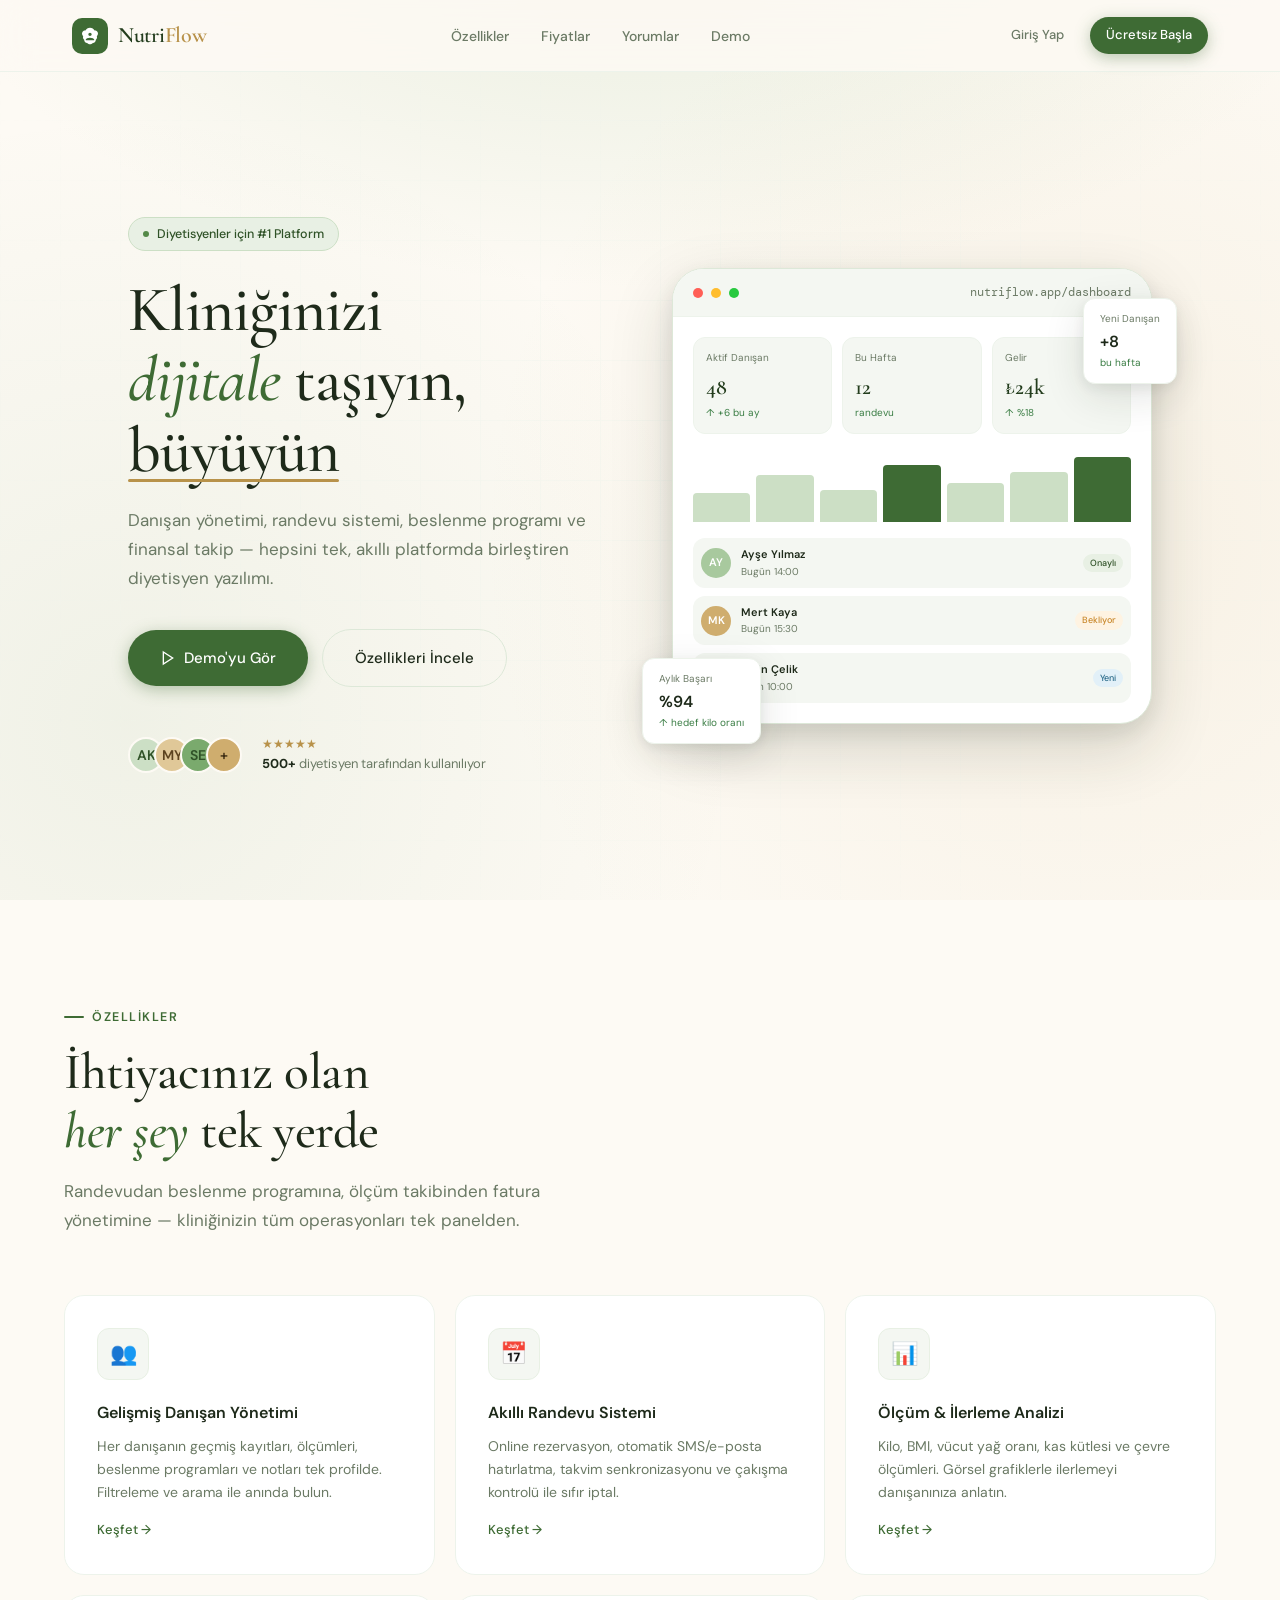
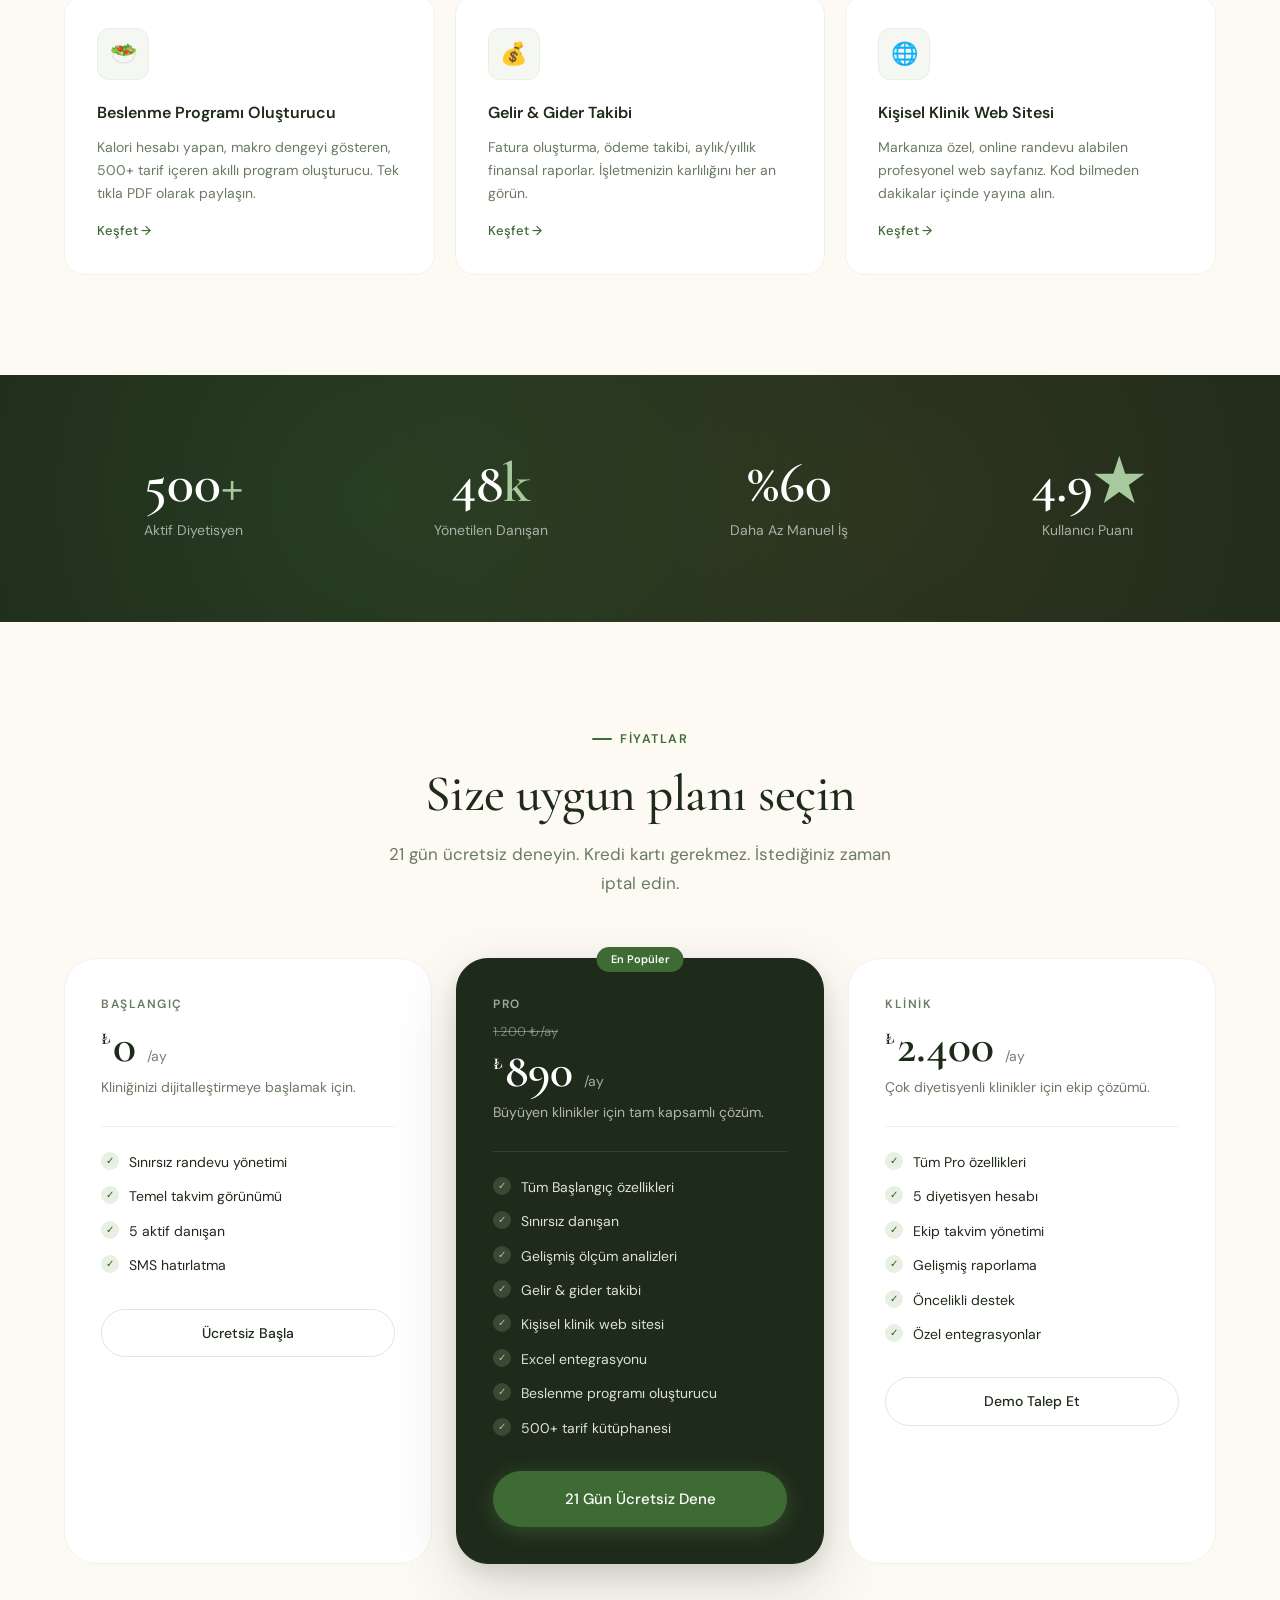
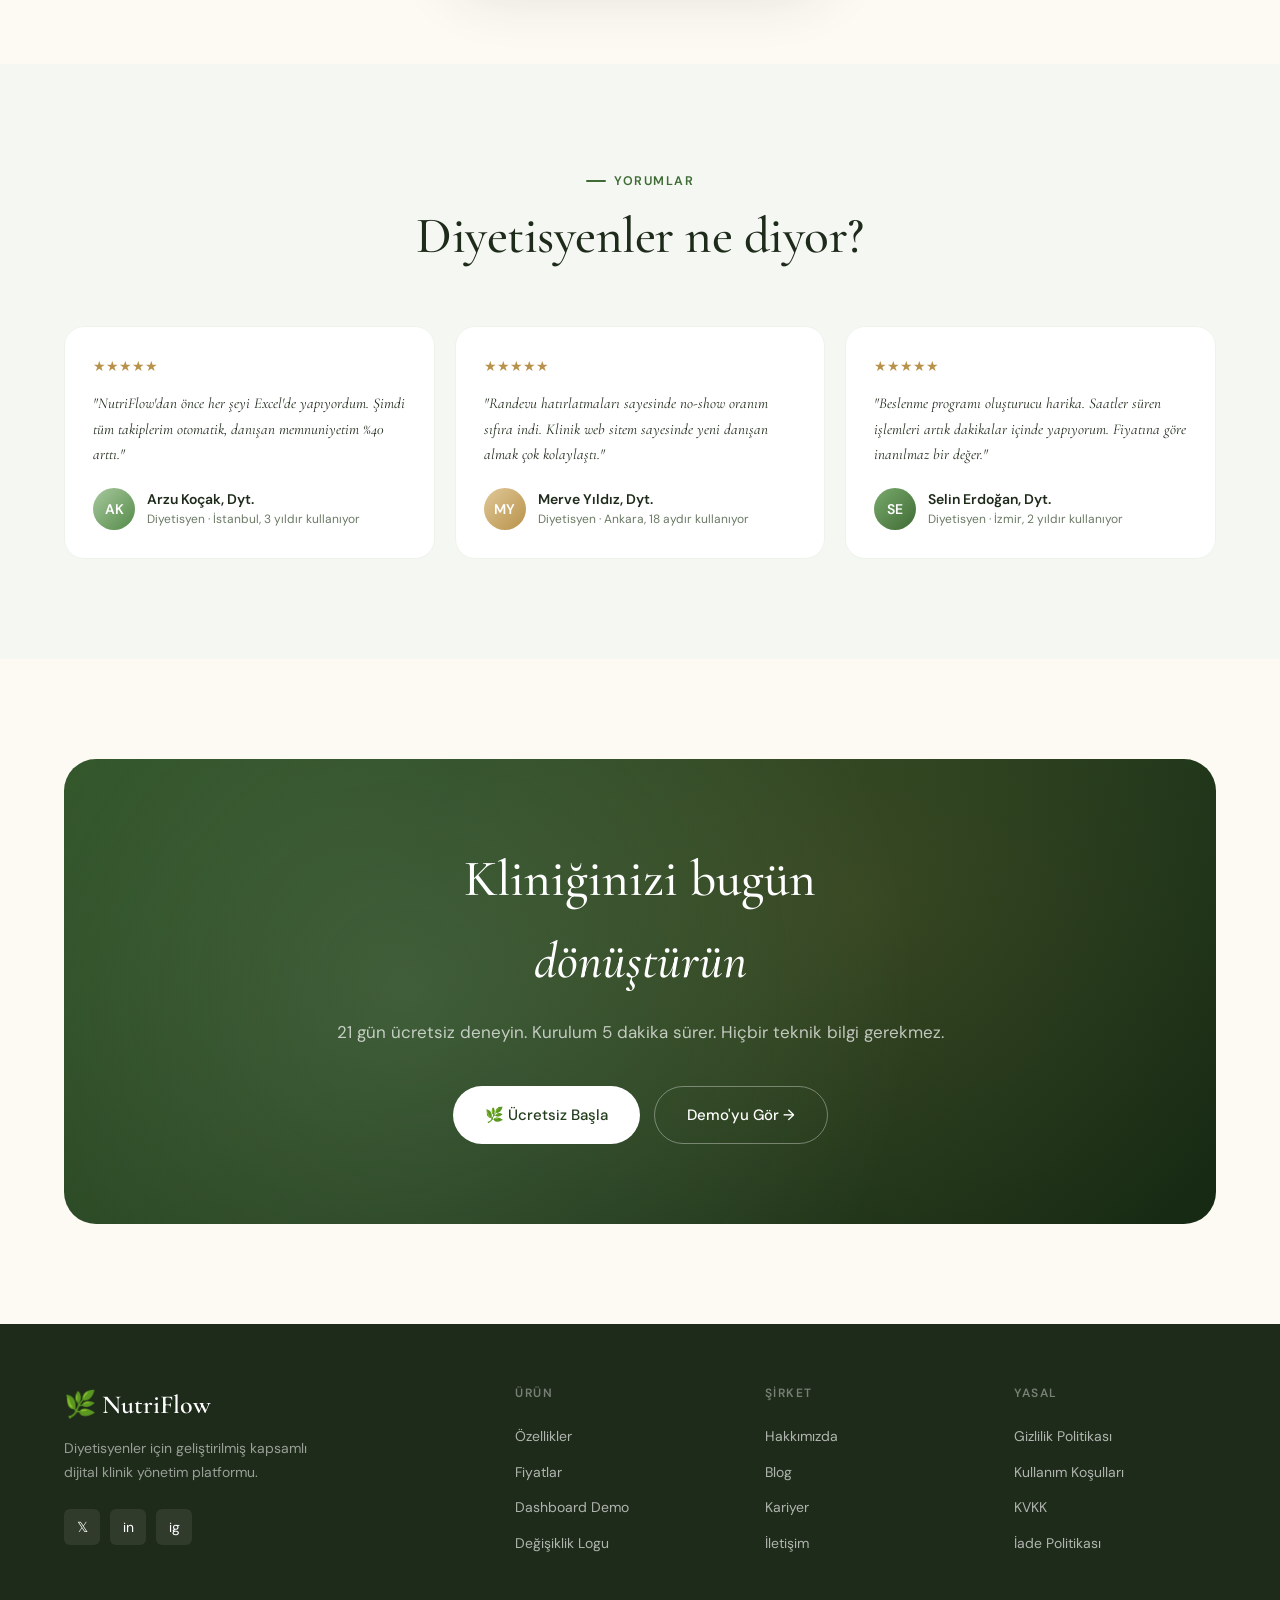
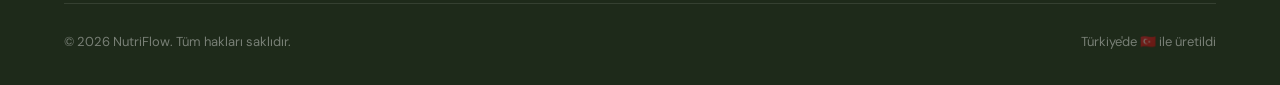
<file: index.html>
<!DOCTYPE html>
<html lang="tr">
<head>
  <meta charset="UTF-8">
  <meta name="viewport" content="width=device-width, initial-scale=1.0">
  <title>NutriFlow — Diyetisyenler için Dijital Klinik</title>
  <link rel="stylesheet" href="../css/variables.css">
  <style>
    /* ─── NAVBAR ─── */
    .navbar {
      position: fixed;
      top: 0; left: 0; right: 0;
      height: var(--nav-h);
      background: rgba(253,250,244,0.85);
      backdrop-filter: blur(16px);
      -webkit-backdrop-filter: blur(16px);
      border-bottom: 1px solid var(--border-light);
      z-index: 100;
      transition: all var(--t-mid);
    }
    .navbar.scrolled {
      box-shadow: var(--shadow-md);
      background: rgba(253,250,244,0.95);
    }
    .nav-inner {
      max-width: var(--container);
      margin: 0 auto;
      padding: 0 32px;
      height: 100%;
      display: flex;
      align-items: center;
      justify-content: space-between;
    }
    .nav-logo {
      display: flex;
      align-items: center;
      gap: 10px;
    }
    .logo-icon {
      width: 36px; height: 36px;
      background: var(--primary);
      border-radius: 10px;
      display: flex; align-items: center; justify-content: center;
    }
    .logo-icon svg { width: 20px; height: 20px; fill: white; }
    .logo-text {
      font-family: var(--font-display);
      font-size: 22px;
      font-weight: 600;
      color: var(--primary-dark);
      letter-spacing: -0.3px;
    }
    .logo-text span { color: var(--accent); }
    .nav-links {
      display: flex;
      align-items: center;
      gap: 4px;
      list-style: none;
    }
    .nav-links a {
      padding: 8px 14px;
      border-radius: var(--radius-full);
      font-size: 14px;
      font-weight: 500;
      color: var(--text-muted);
      transition: all var(--t-fast);
    }
    .nav-links a:hover { color: var(--primary); background: var(--sage-50); }
    .nav-cta { display: flex; align-items: center; gap: 10px; }

    /* ─── HERO ─── */
    .hero {
      min-height: 100vh;
      padding-top: var(--nav-h);
      display: flex;
      align-items: center;
      position: relative;
      overflow: hidden;
    }
    .hero-bg {
      position: absolute;
      inset: 0;
      background:
        radial-gradient(ellipse 80% 60% at 50% -10%, rgba(168,201,158,0.25) 0%, transparent 70%),
        radial-gradient(circle at 85% 60%, rgba(207,173,110,0.12) 0%, transparent 50%),
        radial-gradient(circle at 10% 80%, rgba(84,138,72,0.08) 0%, transparent 45%);
    }
    .hero-grid {
      position: absolute;
      inset: 0;
      background-image:
        linear-gradient(var(--border-light) 1px, transparent 1px),
        linear-gradient(90deg, var(--border-light) 1px, transparent 1px);
      background-size: 60px 60px;
      opacity: 0.4;
      mask-image: radial-gradient(ellipse 70% 70% at 50% 50%, black, transparent);
    }
    .hero-inner {
      max-width: var(--container);
      margin: 0 auto;
      padding: 80px 32px 60px;
      display: grid;
      grid-template-columns: 1fr 1fr;
      gap: 64px;
      align-items: center;
      position: relative;
      z-index: 1;
    }
    .hero-badge {
      display: inline-flex;
      align-items: center;
      gap: 8px;
      background: var(--sage-100);
      border: 1px solid var(--sage-200);
      color: var(--sage-700);
      padding: 6px 14px;
      border-radius: var(--radius-full);
      font-size: 12.5px;
      font-weight: 500;
      margin-bottom: 24px;
    }
    .hero-badge-dot {
      width: 6px; height: 6px;
      border-radius: 50%;
      background: var(--sage-500);
      animation: pulse 2s infinite;
    }
    .hero h1 {
      font-family: var(--font-display);
      font-size: clamp(44px, 5vw, 68px);
      font-weight: 500;
      line-height: 1.1;
      color: var(--charcoal);
      letter-spacing: -1px;
      margin-bottom: 20px;
    }
    .hero h1 em {
      font-style: italic;
      color: var(--primary);
    }
    .hero h1 .line-accent {
      position: relative;
      display: inline-block;
    }
    .hero h1 .line-accent::after {
      content: '';
      position: absolute;
      bottom: 4px;
      left: 0; right: 0;
      height: 3px;
      background: var(--accent);
      border-radius: 2px;
      transform: scaleX(0);
      transform-origin: left;
      animation: scaleXIn 0.8s 0.9s var(--ease-spring) forwards;
    }
    @keyframes scaleXIn {
      to { transform: scaleX(1); }
    }
    .hero-desc {
      font-size: 17px;
      color: var(--text-muted);
      line-height: 1.7;
      margin-bottom: 36px;
      max-width: 480px;
    }
    .hero-actions {
      display: flex;
      align-items: center;
      gap: 14px;
      flex-wrap: wrap;
    }
    .hero-trust {
      margin-top: 48px;
      display: flex;
      align-items: center;
      gap: 20px;
    }
    .trust-avatars {
      display: flex;
    }
    .trust-avatar {
      width: 36px; height: 36px;
      border-radius: 50%;
      border: 2px solid var(--cream);
      overflow: hidden;
      background: var(--sage-200);
      display: flex; align-items: center; justify-content: center;
      font-size: 14px;
      font-weight: 600;
      color: var(--sage-700);
    }
    .trust-avatar + .trust-avatar { margin-left: -10px; }
    .trust-text { font-size: 13px; color: var(--text-muted); }
    .trust-text strong { color: var(--text); }
    .trust-stars { color: var(--accent); font-size: 12px; }

    /* ─── HERO VISUAL ─── */
    .hero-visual {
      position: relative;
      animation: float 4s ease-in-out infinite;
    }
    .mock-dashboard {
      background: white;
      border: 1px solid var(--border);
      border-radius: var(--radius-xl);
      box-shadow: var(--shadow-xl), 0 0 0 1px rgba(255,255,255,0.8) inset;
      overflow: hidden;
    }
    .mock-dash-header {
      background: var(--sage-50);
      border-bottom: 1px solid var(--border-light);
      padding: 14px 20px;
      display: flex;
      align-items: center;
      gap: 8px;
    }
    .mock-dot { width: 10px; height: 10px; border-radius: 50%; }
    .mock-dot:nth-child(1) { background: #ff5f56; }
    .mock-dot:nth-child(2) { background: #ffbd2e; }
    .mock-dot:nth-child(3) { background: #27c93f; }
    .mock-dash-title {
      margin-left: auto;
      font-size: 12px;
      color: var(--text-muted);
      font-family: var(--font-mono);
    }
    .mock-body { padding: 20px; }
    .mock-stats {
      display: grid;
      grid-template-columns: repeat(3, 1fr);
      gap: 10px;
      margin-bottom: 16px;
    }
    .mock-stat {
      background: var(--sage-50);
      border: 1px solid var(--border-light);
      border-radius: var(--radius-md);
      padding: 12px;
    }
    .mock-stat-label { font-size: 10px; color: var(--text-muted); margin-bottom: 4px; }
    .mock-stat-val { font-size: 22px; font-family: var(--font-display); font-weight: 600; color: var(--primary-dark); }
    .mock-stat-trend { font-size: 10px; color: var(--success); }
    .mock-chart-bar {
      display: flex;
      align-items: flex-end;
      gap: 6px;
      height: 72px;
      margin-bottom: 16px;
    }
    .mock-bar {
      flex: 1;
      border-radius: 4px 4px 0 0;
      background: var(--sage-200);
      transition: height 0.5s var(--ease-smooth);
    }
    .mock-bar.active { background: var(--primary); }
    .mock-patients {
      display: flex;
      flex-direction: column;
      gap: 8px;
    }
    .mock-patient {
      display: flex;
      align-items: center;
      gap: 10px;
      padding: 8px;
      border-radius: var(--radius-md);
      background: var(--sage-50);
    }
    .mock-patient-av {
      width: 30px; height: 30px;
      border-radius: 50%;
      background: var(--sage-300);
      font-size: 11px;
      font-weight: 600;
      color: white;
      display: flex; align-items: center; justify-content: center;
    }
    .mock-patient-info { flex: 1; }
    .mock-patient-name { font-size: 11px; font-weight: 600; }
    .mock-patient-time { font-size: 10px; color: var(--text-muted); }
    .mock-patient-badge { font-size: 9px; padding: 2px 7px; }

    /* Float cards */
    .float-card {
      position: absolute;
      background: white;
      border: 1px solid var(--border-light);
      border-radius: var(--radius-md);
      padding: 12px 16px;
      box-shadow: var(--shadow-lg);
      font-size: 12px;
    }
    .float-card-1 {
      bottom: -20px; left: -30px;
      animation: float 3.5s 0.5s ease-in-out infinite;
    }
    .float-card-2 {
      top: 30px; right: -25px;
      animation: float 4s 1s ease-in-out infinite;
    }
    .float-label { color: var(--text-muted); font-size: 10px; margin-bottom: 2px; }
    .float-value { font-weight: 600; color: var(--text); font-size: 16px; }
    .float-sub { color: var(--success); font-size: 10px; }

    /* ─── FEATURES ─── */
    .section {
      padding: 100px 0;
    }
    .section-label {
      display: inline-flex;
      align-items: center;
      gap: 8px;
      color: var(--primary);
      font-size: 12.5px;
      font-weight: 600;
      text-transform: uppercase;
      letter-spacing: 1.5px;
      margin-bottom: 16px;
    }
    .section-label::before {
      content: '';
      display: block;
      width: 20px; height: 2px;
      background: var(--primary);
      border-radius: 1px;
    }
    .section-title {
      font-family: var(--font-display);
      font-size: clamp(36px, 4vw, 52px);
      font-weight: 500;
      color: var(--charcoal);
      line-height: 1.15;
      letter-spacing: -0.5px;
      margin-bottom: 16px;
    }
    .section-desc {
      font-size: 17px;
      color: var(--text-muted);
      max-width: 520px;
      line-height: 1.7;
    }
    .features-grid {
      display: grid;
      grid-template-columns: repeat(3, 1fr);
      gap: 20px;
      margin-top: 60px;
    }
    .feature-card {
      background: white;
      border: 1px solid var(--border-light);
      border-radius: var(--radius-lg);
      padding: 32px;
      position: relative;
      overflow: hidden;
      transition: all var(--t-mid) var(--ease-smooth);
      cursor: default;
    }
    .feature-card::before {
      content: '';
      position: absolute;
      top: 0; left: 0; right: 0;
      height: 3px;
      background: linear-gradient(90deg, var(--primary), var(--accent));
      transform: scaleX(0);
      transform-origin: left;
      transition: transform var(--t-mid) var(--ease-smooth);
    }
    .feature-card:hover {
      transform: translateY(-4px);
      box-shadow: var(--shadow-lg);
      border-color: var(--border);
    }
    .feature-card:hover::before { transform: scaleX(1); }
    .feature-icon {
      width: 52px; height: 52px;
      background: var(--sage-50);
      border: 1px solid var(--sage-100);
      border-radius: var(--radius-md);
      display: flex; align-items: center; justify-content: center;
      margin-bottom: 20px;
      font-size: 22px;
      transition: all var(--t-mid);
    }
    .feature-card:hover .feature-icon {
      background: var(--sage-100);
      transform: scale(1.05);
    }
    .feature-title {
      font-size: 16px;
      font-weight: 600;
      color: var(--text);
      margin-bottom: 10px;
    }
    .feature-desc {
      font-size: 14px;
      color: var(--text-muted);
      line-height: 1.65;
    }
    .feature-link {
      display: inline-flex;
      align-items: center;
      gap: 6px;
      margin-top: 16px;
      font-size: 13px;
      font-weight: 500;
      color: var(--primary);
      transition: gap var(--t-fast);
    }
    .feature-link:hover { gap: 10px; }

    /* ─── STATS ─── */
    .stats-section {
      background: var(--charcoal);
      color: white;
      padding: 80px 0;
      position: relative;
      overflow: hidden;
    }
    .stats-section::before {
      content: '';
      position: absolute;
      inset: 0;
      background: radial-gradient(circle at 30% 50%, rgba(84,138,72,0.2) 0%, transparent 60%),
                  radial-gradient(circle at 70% 50%, rgba(184,146,74,0.1) 0%, transparent 60%);
    }
    .stats-grid {
      display: grid;
      grid-template-columns: repeat(4, 1fr);
      gap: 40px;
      position: relative;
      z-index: 1;
    }
    .stat-item { text-align: center; }
    .stat-number {
      font-family: var(--font-display);
      font-size: 56px;
      font-weight: 600;
      color: white;
      line-height: 1;
      margin-bottom: 8px;
    }
    .stat-number span { color: var(--sage-300); }
    .stat-label { font-size: 14px; color: rgba(255,255,255,0.6); }
    .stat-divider {
      width: 1px;
      background: rgba(255,255,255,0.1);
      height: auto;
    }

    /* ─── PRICING ─── */
    .pricing-grid {
      display: grid;
      grid-template-columns: repeat(3, 1fr);
      gap: 24px;
      margin-top: 60px;
    }
    .pricing-card {
      background: white;
      border: 1px solid var(--border-light);
      border-radius: var(--radius-xl);
      padding: 36px;
      position: relative;
      transition: all var(--t-mid);
    }
    .pricing-card.featured {
      background: var(--charcoal);
      border-color: var(--charcoal);
      color: white;
      transform: scale(1.04);
      box-shadow: var(--shadow-xl);
    }
    .pricing-card:not(.featured):hover {
      transform: translateY(-4px);
      box-shadow: var(--shadow-lg);
    }
    .pricing-badge {
      position: absolute;
      top: -12px;
      left: 50%;
      transform: translateX(-50%);
      background: var(--primary);
      color: white;
      padding: 4px 14px;
      border-radius: var(--radius-full);
      font-size: 11px;
      font-weight: 600;
      white-space: nowrap;
    }
    .pricing-tier {
      font-size: 12px;
      font-weight: 600;
      text-transform: uppercase;
      letter-spacing: 1.5px;
      color: var(--text-muted);
      margin-bottom: 8px;
    }
    .pricing-card.featured .pricing-tier { color: rgba(255,255,255,0.6); }
    .pricing-price {
      font-family: var(--font-display);
      font-size: 48px;
      font-weight: 600;
      line-height: 1;
      margin-bottom: 6px;
      color: var(--charcoal);
    }
    .pricing-card.featured .pricing-price { color: white; }
    .pricing-price sup {
      font-size: 22px;
      vertical-align: super;
      margin-right: 2px;
    }
    .pricing-price small {
      font-size: 14px;
      font-weight: 400;
      font-family: var(--font-body);
      opacity: 0.6;
    }
    .pricing-orig {
      font-size: 13px;
      color: var(--text-muted);
      text-decoration: line-through;
      margin-bottom: 4px;
    }
    .pricing-card.featured .pricing-orig { color: rgba(255,255,255,0.4); }
    .pricing-desc {
      font-size: 14px;
      color: var(--text-muted);
      margin-bottom: 28px;
      line-height: 1.6;
    }
    .pricing-card.featured .pricing-desc { color: rgba(255,255,255,0.65); }
    .pricing-divider {
      height: 1px;
      background: var(--border-light);
      margin-bottom: 24px;
    }
    .pricing-card.featured .pricing-divider { background: rgba(255,255,255,0.1); }
    .pricing-features { list-style: none; display: flex; flex-direction: column; gap: 12px; margin-bottom: 32px; }
    .pricing-features li {
      display: flex;
      align-items: flex-start;
      gap: 10px;
      font-size: 14px;
      color: var(--text);
    }
    .pricing-card.featured .pricing-features li { color: rgba(255,255,255,0.85); }
    .pricing-features li::before {
      content: '✓';
      flex-shrink: 0;
      width: 18px; height: 18px;
      background: var(--sage-100);
      color: var(--sage-700);
      border-radius: 50%;
      font-size: 10px;
      display: flex; align-items: center; justify-content: center;
      margin-top: 1px;
    }
    .pricing-card.featured .pricing-features li::before {
      background: rgba(168,201,158,0.2);
      color: var(--sage-300);
    }
    .btn-featured {
      background: var(--primary);
      color: white;
      width: 100%;
      justify-content: center;
      box-shadow: 0 4px 20px rgba(84,138,72,0.4);
    }
    .btn-featured:hover {
      background: var(--sage-400);
    }

    /* ─── TESTIMONIALS ─── */
    .testimonials-bg {
      background: var(--sage-50);
      padding: 100px 0;
    }
    .testimonials-grid {
      display: grid;
      grid-template-columns: repeat(3, 1fr);
      gap: 20px;
      margin-top: 60px;
    }
    .testimonial-card {
      background: white;
      border: 1px solid var(--border-light);
      border-radius: var(--radius-lg);
      padding: 28px;
      transition: all var(--t-mid);
    }
    .testimonial-card:hover {
      transform: translateY(-3px);
      box-shadow: var(--shadow-md);
    }
    .testimonial-stars { color: var(--accent); font-size: 14px; margin-bottom: 14px; }
    .testimonial-text {
      font-size: 15px;
      line-height: 1.7;
      color: var(--text);
      font-style: italic;
      font-family: var(--font-display);
      margin-bottom: 20px;
    }
    .testimonial-author {
      display: flex;
      align-items: center;
      gap: 12px;
    }
    .t-avatar {
      width: 42px; height: 42px;
      border-radius: 50%;
      background: linear-gradient(135deg, var(--sage-300), var(--sage-500));
      display: flex; align-items: center; justify-content: center;
      font-weight: 600;
      color: white;
      font-size: 14px;
    }
    .t-name { font-weight: 600; font-size: 14px; }
    .t-title { font-size: 12px; color: var(--text-muted); }

    /* ─── CTA ─── */
    .cta-section {
      padding: 100px 0;
      position: relative;
      overflow: hidden;
    }
    .cta-box {
      background: linear-gradient(135deg, var(--sage-700) 0%, var(--sage-900) 100%);
      border-radius: var(--radius-xl);
      padding: 80px 64px;
      text-align: center;
      position: relative;
      overflow: hidden;
    }
    .cta-box::before {
      content: '';
      position: absolute;
      inset: 0;
      background: radial-gradient(circle at 30% 50%, rgba(168,201,158,0.2) 0%, transparent 60%),
                  radial-gradient(circle at 70% 30%, rgba(184,146,74,0.15) 0%, transparent 50%);
    }
    .cta-inner { position: relative; z-index: 1; }
    .cta-box h2 {
      font-family: var(--font-display);
      font-size: clamp(36px, 4vw, 56px);
      font-weight: 500;
      color: white;
      margin-bottom: 16px;
    }
    .cta-box p {
      font-size: 17px;
      color: rgba(255,255,255,0.7);
      margin-bottom: 40px;
    }
    .cta-actions {
      display: flex;
      justify-content: center;
      gap: 14px;
      flex-wrap: wrap;
    }
    .btn-white {
      background: white;
      color: var(--primary-dark);
    }
    .btn-white:hover {
      background: var(--sage-50);
      transform: translateY(-2px);
      box-shadow: var(--shadow-lg);
    }
    .btn-white-outline {
      background: transparent;
      border: 1.5px solid rgba(255,255,255,0.35);
      color: white;
    }
    .btn-white-outline:hover {
      background: rgba(255,255,255,0.1);
      border-color: rgba(255,255,255,0.6);
    }

    /* ─── FOOTER ─── */
    .footer {
      background: var(--charcoal);
      color: white;
      padding: 60px 0 32px;
    }
    .footer-grid {
      display: grid;
      grid-template-columns: 2fr 1fr 1fr 1fr;
      gap: 48px;
      padding-bottom: 48px;
      border-bottom: 1px solid rgba(255,255,255,0.1);
    }
    .footer-logo {
      font-family: var(--font-display);
      font-size: 26px;
      font-weight: 600;
      color: white;
      margin-bottom: 12px;
    }
    .footer-desc {
      font-size: 14px;
      color: rgba(255,255,255,0.55);
      line-height: 1.7;
      max-width: 280px;
      margin-bottom: 24px;
    }
    .footer-social { display: flex; gap: 10px; }
    .social-btn {
      width: 36px; height: 36px;
      background: rgba(255,255,255,0.08);
      border-radius: var(--radius-sm);
      display: flex; align-items: center; justify-content: center;
      font-size: 14px;
      transition: all var(--t-fast);
      cursor: pointer;
    }
    .social-btn:hover { background: var(--primary); }
    .footer-col-title {
      font-size: 12px;
      font-weight: 600;
      text-transform: uppercase;
      letter-spacing: 1.5px;
      color: rgba(255,255,255,0.4);
      margin-bottom: 20px;
    }
    .footer-links { list-style: none; display: flex; flex-direction: column; gap: 10px; }
    .footer-links a {
      font-size: 14px;
      color: rgba(255,255,255,0.65);
      transition: color var(--t-fast);
    }
    .footer-links a:hover { color: white; }
    .footer-bottom {
      padding-top: 28px;
      display: flex;
      align-items: center;
      justify-content: space-between;
      font-size: 13px;
      color: rgba(255,255,255,0.4);
    }

    /* ─── RESPONSIVE ─── */
    @media (max-width: 1024px) {
      .hero-inner { grid-template-columns: 1fr; text-align: center; }
      .hero-visual { display: none; }
      .features-grid { grid-template-columns: repeat(2, 1fr); }
      .pricing-grid { grid-template-columns: 1fr; max-width: 420px; margin: 60px auto 0; }
      .pricing-card.featured { transform: scale(1); }
      .stats-grid { grid-template-columns: repeat(2, 1fr); }
      .testimonials-grid { grid-template-columns: 1fr; max-width: 480px; margin: 60px auto 0; }
      .footer-grid { grid-template-columns: 1fr 1fr; }
    }
    @media (max-width: 640px) {
      .features-grid { grid-template-columns: 1fr; }
      .stats-grid { grid-template-columns: 1fr 1fr; }
      .cta-box { padding: 48px 24px; }
      .footer-grid { grid-template-columns: 1fr; }
      .hero-actions { justify-content: center; }
      .hero-trust { justify-content: center; }
      .nav-links { display: none; }
    }
  </style>
</head>
<body>

<!-- NAVBAR -->
<nav class="navbar" id="navbar">
  <div class="nav-inner">
    <a href="index.html" class="nav-logo">
      <div class="logo-icon">
        <svg viewBox="0 0 24 24"><path d="M12 2C9.5 2 7.5 3.5 6.5 5.5C5 5.2 3.5 6 2.8 7.5C2 9.2 2.5 11 3.8 12.2C3.3 13.7 3.7 15.4 5 16.4C5 18.4 6.5 20 8.5 20.5C9.5 21.5 11 22 12 22C13 22 14.5 21.5 15.5 20.5C17.5 20 19 18.4 19 16.4C20.3 15.4 20.7 13.7 20.2 12.2C21.5 11 22 9.2 21.2 7.5C20.5 6 19 5.2 17.5 5.5C16.5 3.5 14.5 2 12 2ZM12 8C13.1 8 14 8.9 14 10C14 11.1 13.1 12 12 12C10.9 12 10 11.1 10 10C10 8.9 10.9 8 12 8ZM12 14C14.7 14 17 15.3 17 16V17H7V16C7 15.3 9.3 14 12 14Z"/></svg>
      </div>
      <span class="logo-text">Nutri<span>Flow</span></span>
    </a>
    <ul class="nav-links">
      <li><a href="#features">Özellikler</a></li>
      <li><a href="#pricing">Fiyatlar</a></li>
      <li><a href="#testimonials">Yorumlar</a></li>
      <li><a href="pages/dashboard.html">Demo</a></li>
    </ul>
    <div class="nav-cta">
      <a href="#" class="btn btn-ghost btn-sm">Giriş Yap</a>
      <a href="#pricing" class="btn btn-primary btn-sm">Ücretsiz Başla</a>
    </div>
  </div>
</nav>

<!-- HERO -->
<section class="hero">
  <div class="hero-bg"></div>
  <div class="hero-grid"></div>
  <div class="hero-inner">
    <div class="hero-content">
      <div class="hero-badge animate-fade-up">
        <span class="hero-badge-dot"></span>
        Diyetisyenler için #1 Platform
      </div>
      <h1 class="animate-fade-up delay-1">
        Kliniğinizi<br>
        <em>dijitale</em> taşıyın,<br>
        <span class="line-accent">büyüyün</span>
      </h1>
      <p class="hero-desc animate-fade-up delay-2">
        Danışan yönetimi, randevu sistemi, beslenme programı ve finansal takip — 
        hepsini tek, akıllı platformda birleştiren diyetisyen yazılımı.
      </p>
      <div class="hero-actions animate-fade-up delay-3">
        <a href="pages/dashboard.html" class="btn btn-primary btn-lg">
          <svg width="16" height="16" viewBox="0 0 24 24" fill="none" stroke="currentColor" stroke-width="2"><polygon points="5,3 19,12 5,21"/></svg>
          Demo'yu Gör
        </a>
        <a href="#features" class="btn btn-outline btn-lg">Özellikleri İncele</a>
      </div>
      <div class="hero-trust animate-fade-up delay-4">
        <div class="trust-avatars">
          <div class="trust-avatar">AK</div>
          <div class="trust-avatar" style="background:var(--bej-300);color:var(--bej-800)">MY</div>
          <div class="trust-avatar" style="background:var(--sage-400)">SE</div>
          <div class="trust-avatar" style="background:var(--bej-400);color:var(--bej-900)">+</div>
        </div>
        <div class="trust-text">
          <div class="trust-stars">★★★★★</div>
          <div><strong>500+</strong> diyetisyen tarafından kullanılıyor</div>
        </div>
      </div>
    </div>

    <div class="hero-visual">
      <div class="mock-dashboard animate-scale-in delay-3">
        <div class="mock-dash-header">
          <div class="mock-dot"></div>
          <div class="mock-dot"></div>
          <div class="mock-dot"></div>
          <span class="mock-dash-title">nutriflow.app/dashboard</span>
        </div>
        <div class="mock-body">
          <div class="mock-stats">
            <div class="mock-stat">
              <div class="mock-stat-label">Aktif Danışan</div>
              <div class="mock-stat-val">48</div>
              <div class="mock-stat-trend">↑ +6 bu ay</div>
            </div>
            <div class="mock-stat">
              <div class="mock-stat-label">Bu Hafta</div>
              <div class="mock-stat-val">12</div>
              <div class="mock-stat-trend">randevu</div>
            </div>
            <div class="mock-stat">
              <div class="mock-stat-label">Gelir</div>
              <div class="mock-stat-val">₺24k</div>
              <div class="mock-stat-trend">↑ %18</div>
            </div>
          </div>
          <div class="mock-chart-bar" id="mockBars">
            <div class="mock-bar" style="height:40%"></div>
            <div class="mock-bar" style="height:65%"></div>
            <div class="mock-bar" style="height:45%"></div>
            <div class="mock-bar active" style="height:80%"></div>
            <div class="mock-bar" style="height:55%"></div>
            <div class="mock-bar" style="height:70%"></div>
            <div class="mock-bar active" style="height:90%"></div>
          </div>
          <div class="mock-patients">
            <div class="mock-patient">
              <div class="mock-patient-av">AY</div>
              <div class="mock-patient-info">
                <div class="mock-patient-name">Ayşe Yılmaz</div>
                <div class="mock-patient-time">Bugün 14:00</div>
              </div>
              <span class="badge badge-green mock-patient-badge">Onaylı</span>
            </div>
            <div class="mock-patient">
              <div class="mock-patient-av" style="background:var(--bej-400)">MK</div>
              <div class="mock-patient-info">
                <div class="mock-patient-name">Mert Kaya</div>
                <div class="mock-patient-time">Bugün 15:30</div>
              </div>
              <span class="badge badge-warn mock-patient-badge">Bekliyor</span>
            </div>
            <div class="mock-patient">
              <div class="mock-patient-av" style="background:var(--sage-400)">SÇ</div>
              <div class="mock-patient-info">
                <div class="mock-patient-name">Selin Çelik</div>
                <div class="mock-patient-time">Yarın 10:00</div>
              </div>
              <span class="badge badge-info mock-patient-badge">Yeni</span>
            </div>
          </div>
        </div>
      </div>
      <div class="float-card float-card-1 animate-fade-up delay-5">
        <div class="float-label">Aylık Başarı</div>
        <div class="float-value">%94</div>
        <div class="float-sub">↑ hedef kilo oranı</div>
      </div>
      <div class="float-card float-card-2 animate-fade-up delay-6">
        <div class="float-label">Yeni Danışan</div>
        <div class="float-value">+8</div>
        <div class="float-sub">bu hafta</div>
      </div>
    </div>
  </div>
</section>

<!-- FEATURES -->
<section class="section" id="features">
  <div class="container">
    <div class="animate-fade-up">
      <span class="section-label">Özellikler</span>
      <h2 class="section-title">İhtiyacınız olan<br><em style="font-style:italic;color:var(--primary)">her şey</em> tek yerde</h2>
      <p class="section-desc">Randevudan beslenme programına, ölçüm takibinden fatura yönetimine — kliniğinizin tüm operasyonları tek panelden.</p>
    </div>
    <div class="features-grid">
      <div class="feature-card animate-fade-up delay-1">
        <div class="feature-icon">👥</div>
        <div class="feature-title">Gelişmiş Danışan Yönetimi</div>
        <div class="feature-desc">Her danışanın geçmiş kayıtları, ölçümleri, beslenme programları ve notları tek profilde. Filtreleme ve arama ile anında bulun.</div>
        <a href="pages/danisan-yonetimi.html" class="feature-link">Keşfet →</a>
      </div>
      <div class="feature-card animate-fade-up delay-2">
        <div class="feature-icon">📅</div>
        <div class="feature-title">Akıllı Randevu Sistemi</div>
        <div class="feature-desc">Online rezervasyon, otomatik SMS/e-posta hatırlatma, takvim senkronizasyonu ve çakışma kontrolü ile sıfır iptal.</div>
        <a href="pages/randevu.html" class="feature-link">Keşfet →</a>
      </div>
      <div class="feature-card animate-fade-up delay-3">
        <div class="feature-icon">📊</div>
        <div class="feature-title">Ölçüm & İlerleme Analizi</div>
        <div class="feature-desc">Kilo, BMI, vücut yağ oranı, kas kütlesi ve çevre ölçümleri. Görsel grafiklerle ilerlemeyi danışanınıza anlatın.</div>
        <a href="#" class="feature-link">Keşfet →</a>
      </div>
      <div class="feature-card animate-fade-up delay-4">
        <div class="feature-icon">🥗</div>
        <div class="feature-title">Beslenme Programı Oluşturucu</div>
        <div class="feature-desc">Kalori hesabı yapan, makro dengeyi gösteren, 500+ tarif içeren akıllı program oluşturucu. Tek tıkla PDF olarak paylaşın.</div>
        <a href="#" class="feature-link">Keşfet →</a>
      </div>
      <div class="feature-card animate-fade-up delay-5">
        <div class="feature-icon">💰</div>
        <div class="feature-title">Gelir & Gider Takibi</div>
        <div class="feature-desc">Fatura oluşturma, ödeme takibi, aylık/yıllık finansal raporlar. İşletmenizin karlılığını her an görün.</div>
        <a href="#" class="feature-link">Keşfet →</a>
      </div>
      <div class="feature-card animate-fade-up delay-6">
        <div class="feature-icon">🌐</div>
        <div class="feature-title">Kişisel Klinik Web Sitesi</div>
        <div class="feature-desc">Markanıza özel, online randevu alabilen profesyonel web sayfanız. Kod bilmeden dakikalar içinde yayına alın.</div>
        <a href="#" class="feature-link">Keşfet →</a>
      </div>
    </div>
  </div>
</section>

<!-- STATS -->
<section class="stats-section">
  <div class="container">
    <div class="stats-grid">
      <div class="stat-item animate-fade-up">
        <div class="stat-number">500<span>+</span></div>
        <div class="stat-label">Aktif Diyetisyen</div>
      </div>
      <div class="stat-item animate-fade-up delay-1">
        <div class="stat-number">48<span>k</span></div>
        <div class="stat-label">Yönetilen Danışan</div>
      </div>
      <div class="stat-item animate-fade-up delay-2">
        <div class="stat-number">%60</div>
        <div class="stat-label">Daha Az Manuel İş</div>
      </div>
      <div class="stat-item animate-fade-up delay-3">
        <div class="stat-number">4.9<span>★</span></div>
        <div class="stat-label">Kullanıcı Puanı</div>
      </div>
    </div>
  </div>
</section>

<!-- PRICING -->
<section class="section" id="pricing">
  <div class="container">
    <div class="animate-fade-up" style="text-align:center">
      <span class="section-label">Fiyatlar</span>
      <h2 class="section-title">Size uygun planı seçin</h2>
      <p class="section-desc" style="margin:0 auto">21 gün ücretsiz deneyin. Kredi kartı gerekmez. İstediğiniz zaman iptal edin.</p>
    </div>
    <div class="pricing-grid">
      <!-- Free -->
      <div class="pricing-card animate-fade-up delay-1">
        <div class="pricing-tier">Başlangıç</div>
        <div class="pricing-price"><sup>₺</sup>0 <small>/ay</small></div>
        <div class="pricing-desc">Kliniğinizi dijitalleştirmeye başlamak için.</div>
        <div class="pricing-divider"></div>
        <ul class="pricing-features">
          <li>Sınırsız randevu yönetimi</li>
          <li>Temel takvim görünümü</li>
          <li>5 aktif danışan</li>
          <li>SMS hatırlatma</li>
        </ul>
        <a href="#" class="btn btn-outline" style="width:100%;justify-content:center">Ücretsiz Başla</a>
      </div>
      <!-- Pro -->
      <div class="pricing-card featured animate-fade-up delay-2">
        <div class="pricing-badge">En Popüler</div>
        <div class="pricing-tier">Pro</div>
        <div class="pricing-orig">1.200 ₺/ay</div>
        <div class="pricing-price"><sup>₺</sup>890 <small>/ay</small></div>
        <div class="pricing-desc">Büyüyen klinikler için tam kapsamlı çözüm.</div>
        <div class="pricing-divider"></div>
        <ul class="pricing-features">
          <li>Tüm Başlangıç özellikleri</li>
          <li>Sınırsız danışan</li>
          <li>Gelişmiş ölçüm analizleri</li>
          <li>Gelir & gider takibi</li>
          <li>Kişisel klinik web sitesi</li>
          <li>Excel entegrasyonu</li>
          <li>Beslenme programı oluşturucu</li>
          <li>500+ tarif kütüphanesi</li>
        </ul>
        <a href="#" class="btn btn-featured btn-lg">21 Gün Ücretsiz Dene</a>
      </div>
      <!-- Klinik -->
      <div class="pricing-card animate-fade-up delay-3">
        <div class="pricing-tier">Klinik</div>
        <div class="pricing-price"><sup>₺</sup>2.400 <small>/ay</small></div>
        <div class="pricing-desc">Çok diyetisyenli klinikler için ekip çözümü.</div>
        <div class="pricing-divider"></div>
        <ul class="pricing-features">
          <li>Tüm Pro özellikleri</li>
          <li>5 diyetisyen hesabı</li>
          <li>Ekip takvim yönetimi</li>
          <li>Gelişmiş raporlama</li>
          <li>Öncelikli destek</li>
          <li>Özel entegrasyonlar</li>
        </ul>
        <a href="#" class="btn btn-outline" style="width:100%;justify-content:center">Demo Talep Et</a>
      </div>
    </div>
  </div>
</section>

<!-- TESTIMONIALS -->
<section class="testimonials-bg" id="testimonials">
  <div class="container">
    <div class="animate-fade-up" style="text-align:center">
      <span class="section-label">Yorumlar</span>
      <h2 class="section-title">Diyetisyenler ne diyor?</h2>
    </div>
    <div class="testimonials-grid">
      <div class="testimonial-card animate-fade-up delay-1">
        <div class="testimonial-stars">★★★★★</div>
        <div class="testimonial-text">"NutriFlow'dan önce her şeyi Excel'de yapıyordum. Şimdi tüm takiplerim otomatik, danışan memnuniyetim %40 arttı."</div>
        <div class="testimonial-author">
          <div class="t-avatar">AK</div>
          <div>
            <div class="t-name">Arzu Koçak, Dyt.</div>
            <div class="t-title">Diyetisyen · İstanbul, 3 yıldır kullanıyor</div>
          </div>
        </div>
      </div>
      <div class="testimonial-card animate-fade-up delay-2">
        <div class="testimonial-stars">★★★★★</div>
        <div class="testimonial-text">"Randevu hatırlatmaları sayesinde no-show oranım sıfıra indi. Klinik web sitem sayesinde yeni danışan almak çok kolaylaştı."</div>
        <div class="testimonial-author">
          <div class="t-avatar" style="background:linear-gradient(135deg,var(--bej-300),var(--bej-500))">MY</div>
          <div>
            <div class="t-name">Merve Yıldız, Dyt.</div>
            <div class="t-title">Diyetisyen · Ankara, 18 aydır kullanıyor</div>
          </div>
        </div>
      </div>
      <div class="testimonial-card animate-fade-up delay-3">
        <div class="testimonial-stars">★★★★★</div>
        <div class="testimonial-text">"Beslenme programı oluşturucu harika. Saatler süren işlemleri artık dakikalar içinde yapıyorum. Fiyatına göre inanılmaz bir değer."</div>
        <div class="testimonial-author">
          <div class="t-avatar" style="background:linear-gradient(135deg,var(--sage-400),var(--sage-600))">SE</div>
          <div>
            <div class="t-name">Selin Erdoğan, Dyt.</div>
            <div class="t-title">Diyetisyen · İzmir, 2 yıldır kullanıyor</div>
          </div>
        </div>
      </div>
    </div>
  </div>
</section>

<!-- CTA -->
<section class="cta-section">
  <div class="container">
    <div class="cta-box animate-scale-in">
      <div class="cta-inner">
        <h2>Kliniğinizi bugün<br><em style="font-style:italic">dönüştürün</em></h2>
        <p>21 gün ücretsiz deneyin. Kurulum 5 dakika sürer. Hiçbir teknik bilgi gerekmez.</p>
        <div class="cta-actions">
          <a href="#" class="btn btn-white btn-lg">
            🌿 Ücretsiz Başla
          </a>
          <a href="pages/dashboard.html" class="btn btn-white-outline btn-lg">Demo'yu Gör →</a>
        </div>
      </div>
    </div>
  </div>
</section>

<!-- FOOTER -->
<footer class="footer">
  <div class="container">
    <div class="footer-grid">
      <div>
        <div class="footer-logo">🌿 NutriFlow</div>
        <div class="footer-desc">Diyetisyenler için geliştirilmiş kapsamlı dijital klinik yönetim platformu.</div>
        <div class="footer-social">
          <div class="social-btn">𝕏</div>
          <div class="social-btn">in</div>
          <div class="social-btn">ig</div>
        </div>
      </div>
      <div>
        <div class="footer-col-title">Ürün</div>
        <ul class="footer-links">
          <li><a href="#features">Özellikler</a></li>
          <li><a href="#pricing">Fiyatlar</a></li>
          <li><a href="pages/dashboard.html">Dashboard Demo</a></li>
          <li><a href="#">Değişiklik Logu</a></li>
        </ul>
      </div>
      <div>
        <div class="footer-col-title">Şirket</div>
        <ul class="footer-links">
          <li><a href="#">Hakkımızda</a></li>
          <li><a href="#">Blog</a></li>
          <li><a href="#">Kariyer</a></li>
          <li><a href="#">İletişim</a></li>
        </ul>
      </div>
      <div>
        <div class="footer-col-title">Yasal</div>
        <ul class="footer-links">
          <li><a href="#">Gizlilik Politikası</a></li>
          <li><a href="#">Kullanım Koşulları</a></li>
          <li><a href="#">KVKK</a></li>
          <li><a href="#">İade Politikası</a></li>
        </ul>
      </div>
    </div>
    <div class="footer-bottom">
      <span>© 2026 NutriFlow. Tüm hakları saklıdır.</span>
      <span>Türkiye'de 🇹🇷 ile üretildi</span>
    </div>
  </div>
</footer>

<script>
  // Navbar scroll effect
  const navbar = document.getElementById('navbar');
  window.addEventListener('scroll', () => {
    navbar.classList.toggle('scrolled', window.scrollY > 20);
  });

  // Intersection Observer for animations
  const observer = new IntersectionObserver((entries) => {
    entries.forEach(entry => {
      if (entry.isIntersecting) {
        entry.target.style.animationPlayState = 'running';
      }
    });
  }, { threshold: 0.15 });

  document.querySelectorAll('.animate-fade-up, .animate-scale-in').forEach(el => {
    el.style.animationPlayState = 'paused';
    observer.observe(el);
  });
</script>
</body>
</html>
</file>
<file: css/variables.css>
@import url('https://fonts.googleapis.com/css2?family=Cormorant+Garamond:ital,wght@0,300;0,400;0,500;0,600;1,300;1,400&family=DM+Sans:opsz,wght@9..40,300;9..40,400;9..40,500;9..40,600&family=DM+Mono:wght@300;400&display=swap');

:root {
  /* === COLOR PALETTE === */
  --sage-50:   #f4f7f2;
  --sage-100:  #e8f0e4;
  --sage-200:  #ccdfc5;
  --sage-300:  #a8c99e;
  --sage-400:  #7aaa6d;
  --sage-500:  #548a48;
  --sage-600:  #3e6b34;
  --sage-700:  #2f5227;
  --sage-800:  #233d1d;
  --sage-900:  #162913;

  --bej-50:    #fdfaf4;
  --bej-100:   #f8f1e0;
  --bej-200:   #eedfc0;
  --bej-300:   #e0c898;
  --bej-400:   #cfad6e;
  --bej-500:   #b8924a;
  --bej-600:   #9a7538;
  --bej-700:   #7a5b2a;
  --bej-800:   #5c431e;
  --bej-900:   #3e2d13;

  --cream:     #fdfaf4;
  --warm-white:#fefefe;
  --charcoal:  #1e2a1a;
  --muted:     #6b7a65;
  --border:    #dde8d8;
  --border-light: #edf3eb;

  /* Semantic */
  --primary:   var(--sage-600);
  --primary-light: var(--sage-400);
  --primary-dark:  var(--sage-800);
  --accent:    var(--bej-500);
  --accent-light: var(--bej-300);
  --bg:        var(--cream);
  --surface:   var(--warm-white);
  --text:      var(--charcoal);
  --text-muted: var(--muted);

  /* Status colors */
  --success: #3a7d44;
  --warning: #c8872a;
  --danger:  #b84040;
  --info:    #2a6b8a;

  /* === TYPOGRAPHY === */
  --font-display: 'Cormorant Garamond', Georgia, serif;
  --font-body:    'DM Sans', sans-serif;
  --font-mono:    'DM Mono', monospace;

  /* === SPACING === */
  --radius-sm:  6px;
  --radius-md:  12px;
  --radius-lg:  20px;
  --radius-xl:  32px;
  --radius-full: 9999px;

  /* === SHADOWS === */
  --shadow-sm:  0 1px 3px rgba(30,42,26,0.06), 0 1px 2px rgba(30,42,26,0.04);
  --shadow-md:  0 4px 16px rgba(30,42,26,0.08), 0 2px 6px rgba(30,42,26,0.05);
  --shadow-lg:  0 12px 40px rgba(30,42,26,0.12), 0 4px 12px rgba(30,42,26,0.07);
  --shadow-xl:  0 24px 64px rgba(30,42,26,0.16), 0 8px 24px rgba(30,42,26,0.1);
  --shadow-glow: 0 0 30px rgba(84,138,72,0.2);

  /* === TRANSITIONS === */
  --ease-smooth: cubic-bezier(0.4, 0, 0.2, 1);
  --ease-spring: cubic-bezier(0.34, 1.56, 0.64, 1);
  --ease-out:    cubic-bezier(0.0, 0, 0.2, 1);
  --t-fast:  150ms;
  --t-mid:   300ms;
  --t-slow:  500ms;

  /* === LAYOUT === */
  --nav-h: 72px;
  --sidebar-w: 260px;
  --container: 1200px;
}

* {
  box-sizing: border-box;
  margin: 0;
  padding: 0;
}

html {
  scroll-behavior: smooth;
}

body {
  font-family: var(--font-body);
  background-color: var(--bg);
  color: var(--text);
  line-height: 1.6;
  -webkit-font-smoothing: antialiased;
}

img { max-width: 100%; }
a  { color: inherit; text-decoration: none; }
button { cursor: pointer; font-family: inherit; }
input, select, textarea { font-family: inherit; }

/* Scrollbar */
::-webkit-scrollbar { width: 6px; height: 6px; }
::-webkit-scrollbar-track { background: var(--sage-50); }
::-webkit-scrollbar-thumb { background: var(--sage-300); border-radius: 99px; }
::-webkit-scrollbar-thumb:hover { background: var(--sage-500); }

/* Selection */
::selection { background: var(--sage-200); color: var(--sage-900); }

/* Global utility classes */
.container {
  max-width: var(--container);
  margin: 0 auto;
  padding: 0 24px;
}

.btn {
  display: inline-flex;
  align-items: center;
  gap: 8px;
  padding: 12px 24px;
  border-radius: var(--radius-full);
  font-family: var(--font-body);
  font-size: 14px;
  font-weight: 500;
  border: none;
  transition: all var(--t-mid) var(--ease-smooth);
  position: relative;
  overflow: hidden;
  white-space: nowrap;
}

.btn::before {
  content: '';
  position: absolute;
  inset: 0;
  opacity: 0;
  transition: opacity var(--t-fast);
  background: rgba(255,255,255,0.12);
}
.btn:hover::before { opacity: 1; }

.btn-primary {
  background: var(--primary);
  color: white;
  box-shadow: 0 4px 16px rgba(62,107,52,0.35);
}
.btn-primary:hover {
  background: var(--primary-dark);
  transform: translateY(-1px);
  box-shadow: 0 6px 20px rgba(62,107,52,0.45);
}

.btn-outline {
  background: transparent;
  border: 1.5px solid var(--border);
  color: var(--text);
}
.btn-outline:hover {
  border-color: var(--primary);
  color: var(--primary);
  background: var(--sage-50);
}

.btn-ghost {
  background: transparent;
  color: var(--text-muted);
}
.btn-ghost:hover {
  background: var(--sage-50);
  color: var(--text);
}

.btn-sm { padding: 8px 16px; font-size: 13px; }
.btn-lg { padding: 16px 32px; font-size: 15px; }

.badge {
  display: inline-flex;
  align-items: center;
  gap: 4px;
  padding: 3px 10px;
  border-radius: var(--radius-full);
  font-size: 12px;
  font-weight: 500;
}
.badge-green  { background: var(--sage-100);  color: var(--sage-700); }
.badge-bej    { background: var(--bej-100);   color: var(--bej-700); }
.badge-warn   { background: #fef3e2;           color: var(--warning); }
.badge-danger { background: #fde8e8;           color: var(--danger); }
.badge-info   { background: #e2f0f8;           color: var(--info); }

.card {
  background: var(--surface);
  border: 1px solid var(--border-light);
  border-radius: var(--radius-lg);
  box-shadow: var(--shadow-sm);
  transition: box-shadow var(--t-mid), transform var(--t-mid);
}
.card:hover { box-shadow: var(--shadow-md); }

/* Fade-in animation */
@keyframes fadeUp {
  from { opacity: 0; transform: translateY(24px); }
  to   { opacity: 1; transform: translateY(0); }
}
@keyframes fadeIn {
  from { opacity: 0; }
  to   { opacity: 1; }
}
@keyframes scaleIn {
  from { opacity: 0; transform: scale(0.95); }
  to   { opacity: 1; transform: scale(1); }
}
@keyframes slideInLeft {
  from { opacity: 0; transform: translateX(-20px); }
  to   { opacity: 1; transform: translateX(0); }
}
@keyframes slideInRight {
  from { opacity: 0; transform: translateX(20px); }
  to   { opacity: 1; transform: translateX(0); }
}
@keyframes pulse {
  0%, 100% { opacity: 1; }
  50% { opacity: 0.5; }
}
@keyframes spin {
  to { transform: rotate(360deg); }
}
@keyframes float {
  0%, 100% { transform: translateY(0px); }
  50% { transform: translateY(-8px); }
}
@keyframes shimmer {
  from { background-position: -200% 0; }
  to   { background-position: 200% 0; }
}
@keyframes countUp {
  from { opacity: 0; transform: translateY(10px); }
  to   { opacity: 1; transform: translateY(0); }
}

.animate-fade-up   { animation: fadeUp 0.6s var(--ease-out) both; }
.animate-fade-in   { animation: fadeIn 0.5s var(--ease-out) both; }
.animate-scale-in  { animation: scaleIn 0.4s var(--ease-spring) both; }
.animate-float     { animation: float 3s ease-in-out infinite; }

.delay-1 { animation-delay: 0.1s; }
.delay-2 { animation-delay: 0.2s; }
.delay-3 { animation-delay: 0.3s; }
.delay-4 { animation-delay: 0.4s; }
.delay-5 { animation-delay: 0.5s; }
.delay-6 { animation-delay: 0.6s; }
.delay-7 { animation-delay: 0.7s; }
.delay-8 { animation-delay: 0.8s; }

/* Toast notifications */
.toast-container {
  position: fixed;
  bottom: 24px;
  right: 24px;
  z-index: 9999;
  display: flex;
  flex-direction: column;
  gap: 8px;
}
.toast {
  background: var(--charcoal);
  color: white;
  padding: 12px 20px;
  border-radius: var(--radius-md);
  font-size: 14px;
  display: flex;
  align-items: center;
  gap: 10px;
  box-shadow: var(--shadow-lg);
  animation: slideInRight 0.3s var(--ease-spring);
  min-width: 260px;
}
.toast.success { background: var(--success); }
.toast.warning { background: var(--warning); }
.toast.error   { background: var(--danger); }
</file>
